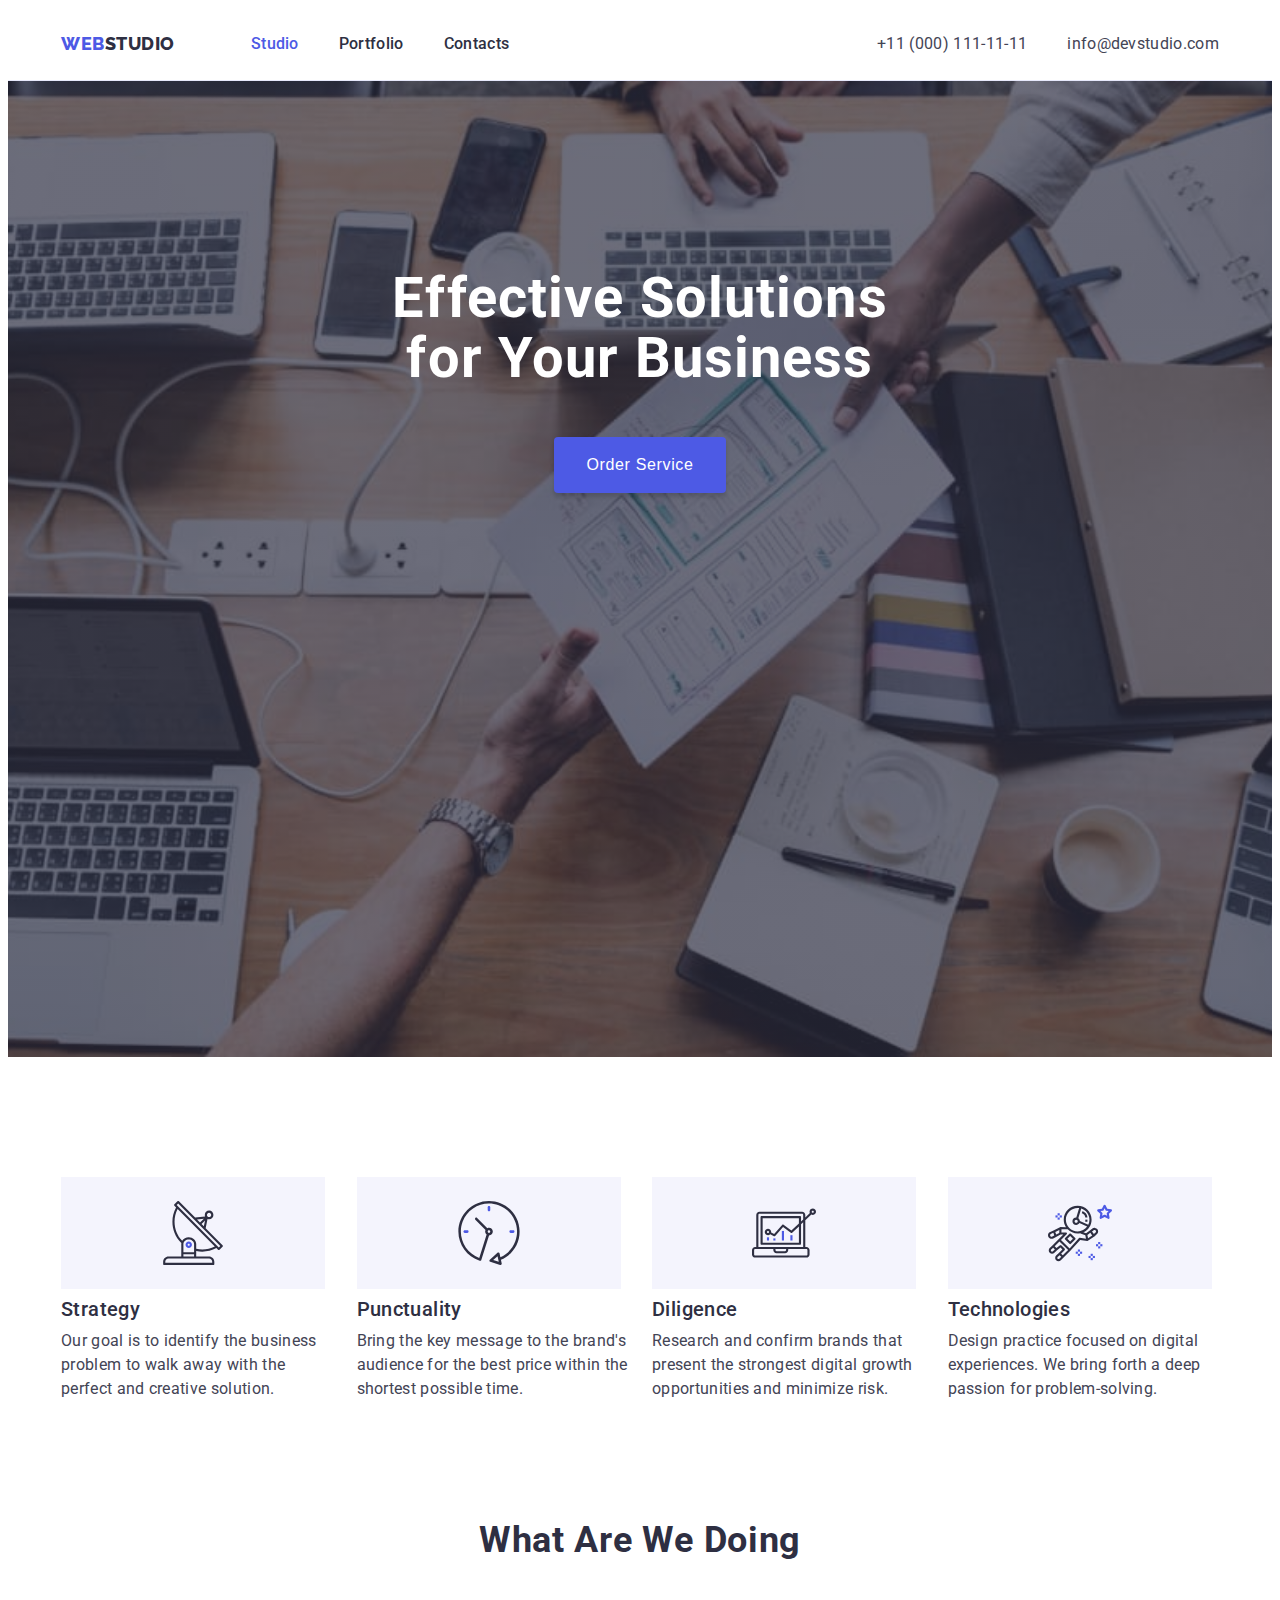
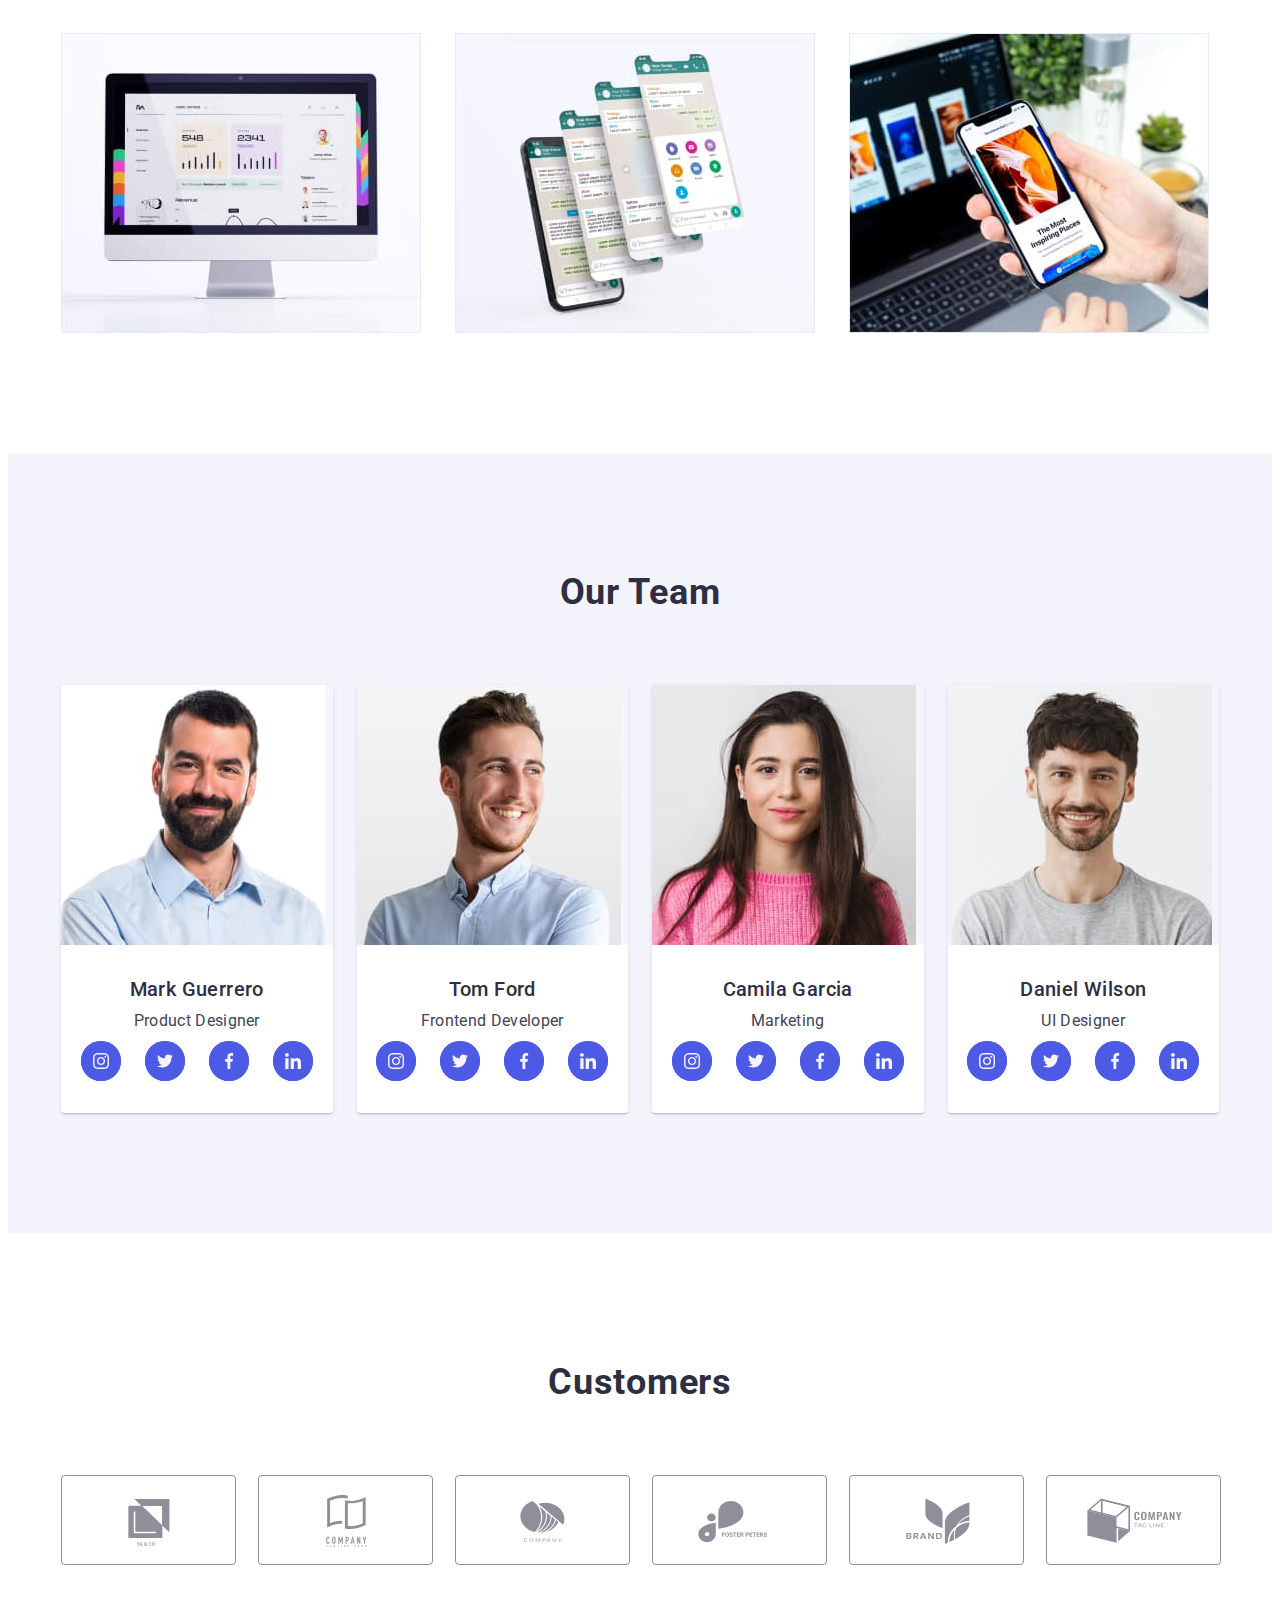
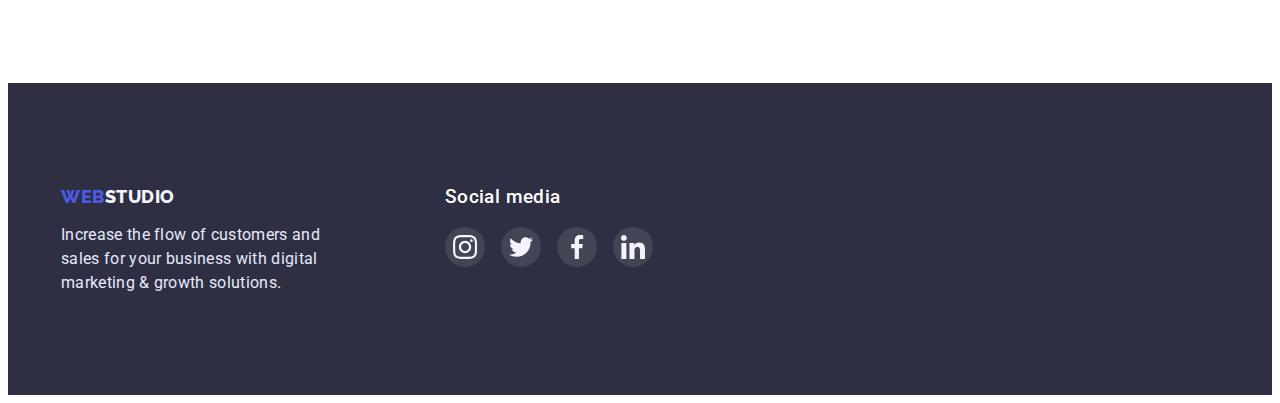
<file: index.html>
<!DOCTYPE html>
<html lang="en">
  <head>
    <meta charset="UTF-8" />
    <meta http-equiv="X-UA-Compatible" content="IE=edge" />
    <meta name="viewport" content="width=device-width, initial-scale=1.0" />
    <title>WebStudio</title>
    <link rel="preconnect" href="https://fonts.googleapis.com" />
    <link rel="preconnect" href="https://fonts.gstatic.com" crossorigin />
    <link
      href="https://fonts.googleapis.com/css2?family=Raleway:wght@800&family=Roboto:wght@400;500;700;900&display=swap"
      rel="stylesheet"
    />
    <link
      rel="stylesheet"
      href="https://cdnjs.cloudflare.com/ajax/libs/modern-normalize/1.1.0/modern-normalize.min.css"
      integrity="sha512-wpPYUAdjBVSE4KJnH1VR1HeZfpl1ub8YT/NKx4PuQ5NmX2tKuGu6U/JRp5y+Y8XG2tV+wKQpNHVUX03MfMFn9Q=="
      crossorigin="anonymous"
      referrerpolicy="no-referrer"
    />
    <link rel="stylesheet" href="./css/styles.css" />
  </head>
  <body>
    <!-- HEADER -->
    <header class="header">
      <div class="header-nav container">
        <nav class="navigation">
          <a class="logo" href="./index.html"><span class="logo-accent">Web</span>Studio</a>
          <ul class="list nav-list">
            <li class="list-item nav-item">
              <a class="link nav-link current" href="./index.html">Studio</a>
            </li>
            <li class="list-item nav-item">
              <a class="link nav-link" href="./portfolio.html">Portfolio</a>
            </li>
            <li class="list-item nav-item"><a class="link nav-link" href="">Contacts</a></li>
          </ul>
        </nav>
        <address class="address">
          <ul class="list address-list">
            <li class="list-item address-item">
              <a class="link address-link" href="tel:+110001111111">+11 (000) 111-11-11</a>
            </li>
            <li class="list-item address-item">
              <a class="link address-link" href="mailto:info@devstudio.com">info@devstudio.com</a>
            </li>
          </ul>
        </address>
      </div>
    </header>
    <main>
      <!-- HERO -->
      <section class="hero overlay">
        <h1 class="hero-title">Effective Solutions for Your Business</h1>
        <button type="button" class="btn hero-btn">Order Service</button>
      </section>
      <!-- PREFERENCES -->
      <section class="section preferences">
        <div class="container">
          <h2 class="section-title visually-hidden">Our preferences</h2>
          <ul class="list preferences-list">
            <li class="list-item">
              <div class="preferences-item">
                <svg class="preferences-icon">
                  <use href="./images/icons.svg#icon-antenna"></use>
                </svg>
              </div>
              <h3 class="section-item-title">Strategy</h3>
              <p class="section-text">
                Our goal is to identify the business problem to walk away with the perfect and
                creative solution.
              </p>
            </li>
            <li class="list-item">
              <div class="preferences-item">
                <svg class="preferences-icon">
                  <use href="./images/icons.svg#icon-clock"></use>
                </svg>
              </div>
              <h3 class="section-item-title">Punctuality</h3>
              <p class="section-text">
                Bring the key message to the brand's audience for the best price within the shortest
                possible time.
              </p>
            </li>
            <li class="list-item">
              <div class="preferences-item">
                <svg class="preferences-icon">
                  <use href="./images/icons.svg#icon-diagram"></use>
                </svg>
              </div>
              <h3 class="section-item-title">Diligence</h3>
              <p class="section-text">
                Research and confirm brands that present the strongest digital growth opportunities
                and minimize risk.
              </p>
            </li>
            <li class="list-item">
              <div class="preferences-item">
                <svg class="preferences-icon">
                  <use href="./images/icons.svg#icon-astronaut"></use>
                </svg>
              </div>
              <h3 class="section-item-title">Technologies</h3>
              <p class="section-text">
                Design practice focused on digital experiences. We bring forth a deep passion for
                problem-solving.
              </p>
            </li>
          </ul>
        </div>
      </section>
      <!-- WORKS -->
      <section class="section works">
        <div class="container">
          <h2 class="section-title">What are we doing</h2>
          <ul class="list works-list">
            <li class="list-item">
              <img
                src="./images/examples-of-work1.jpg"
                alt="examples-of-work"
                width="360"
                height="300"
              />
            </li>
            <li class="list-item">
              <img
                src="./images/examples-of-work2.jpg"
                alt="examples-of-work"
                width="360"
                height="300"
              />
            </li>
            <li class="list-item">
              <img
                src="./images/examples-of-work3.jpg"
                alt="examples-of-work"
                width="360"
                height="300"
              />
            </li>
          </ul>
        </div>
      </section>
      <!-- OUR TEAM -->
      <section class="section section-accent">
        <div class="container">
          <h2 class="section-title">Our Team</h2>
          <ul class="list team-list">
            <li class="list-item">
              <article class="team-card">
                <div class="team-card-thumb">
                  <img src="./images/mark-guerrero.jpg" alt="employee" width="264" height="260" />
                </div>
                <div class="team-list-field">
                  <h3 class="section-item-title">Mark Guerrero</h3>
                  <p class="section-text">Product Designer</p>
                  <ul class="team-social-list">
                    <li class="team-social-item">
                      <a href="#" class="team-social-link" aria-label="Instagram">
                        <svg class="team-social-icon">
                          <use href="./images/icons.svg#icon-instagram"></use></svg
                      ></a>
                    </li>
                    <li class="team-social-item">
                      <a href="#" class="team-social-link" aria-label="Twitter">
                        <svg class="team-social-icon">
                          <use href="./images/icons.svg#icon-twitter"></use></svg
                      ></a>
                    </li>
                    <li class="team-social-item">
                      <a href="#" class="team-social-link" aria-label="Facebook">
                        <svg class="team-social-icon">
                          <use href="./images/icons.svg#icon-facebook"></use></svg
                      ></a>
                    </li>
                    <li class="team-social-item">
                      <a href="#" class="team-social-link" aria-label="Linkedin">
                        <svg class="team-social-icon">
                          <use href="./images/icons.svg#icon-linkedin"></use></svg
                      ></a>
                    </li>
                  </ul>
                </div>
              </article>
            </li>
            <li class="list-item">
              <article class="team-card">
                <div class="team-card-thumb">
                  <img src="./images/tom-ford.jpg" alt="employee" width="264" height="260" />
                </div>
                <div class="team-list-field">
                  <h3 class="section-item-title">Tom Ford</h3>
                  <p class="section-text">Frontend Developer</p>
                  <ul class="team-social-list">
                    <li class="team-social-item">
                      <a href="#" class="team-social-link" aria-label="Instagram"
                        ><svg class="team-social-icon">
                          <use href="./images/icons.svg#icon-instagram"></use></svg
                      ></a>
                    </li>
                    <li class="team-social-item">
                      <a href="#" class="team-social-link" aria-label="Twitter"
                        ><svg class="team-social-icon">
                          <use href="./images/icons.svg#icon-twitter"></use></svg
                      ></a>
                    </li>
                    <li class="team-social-item">
                      <a href="#" class="team-social-link" aria-label="Facebook"
                        ><svg class="team-social-icon">
                          <use href="./images/icons.svg#icon-facebook"></use></svg
                      ></a>
                    </li>
                    <li class="team-social-item">
                      <a href="#" class="team-social-link" aria-label="Linkedin"
                        ><svg class="team-social-icon">
                          <use href="./images/icons.svg#icon-linkedin"></use></svg
                      ></a>
                    </li>
                  </ul>
                </div>
              </article>
            </li>
            <li class="list-item">
              <article class="team-card">
                <div class="team-card-thumb">
                  <img src="./images/camila-garcia.jpg" alt="employee" width="264" height="260" />
                </div>
                <div class="team-list-field">
                  <h3 class="section-item-title">Camila Garcia</h3>
                  <p class="section-text">Marketing</p>
                  <ul class="team-social-list">
                    <li class="team-social-item">
                      <a href="#" class="team-social-link" aria-label="Instagram"
                        ><svg class="team-social-icon">
                          <use href="./images/icons.svg#icon-instagram"></use></svg
                      ></a>
                    </li>
                    <li class="team-social-item">
                      <a href="#" class="team-social-link" aria-label="Twitter"
                        ><svg class="team-social-icon">
                          <use href="./images/icons.svg#icon-twitter"></use></svg
                      ></a>
                    </li>
                    <li class="team-social-item">
                      <a href="#" class="team-social-link" aria-label="Facebook"
                        ><svg class="team-social-icon">
                          <use href="./images/icons.svg#icon-facebook"></use></svg
                      ></a>
                    </li>
                    <li class="team-social-item">
                      <a href="#" class="team-social-link" aria-label="Linkedin"
                        ><svg class="team-social-icon">
                          <use href="./images/icons.svg#icon-linkedin"></use></svg
                      ></a>
                    </li>
                  </ul>
                </div>
              </article>
            </li>
            <li class="list-item">
              <article class="team-card">
                <div class="team-card-thumb">
                  <img src="./images/daniel-wilson.jpg" alt="employee" width="264" height="260" />
                </div>
                <div class="team-list-field">
                  <h3 class="section-item-title">Daniel Wilson</h3>
                  <p class="section-text">UI Designer</p>
                  <ul class="team-social-list">
                    <li class="team-social-item">
                      <a href="#" class="team-social-link" aria-label="Instagram"
                        ><svg class="team-social-icon">
                          <use href="./images/icons.svg#icon-instagram"></use></svg
                      ></a>
                    </li>
                    <li class="team-social-item">
                      <a href="#" class="team-social-link" aria-label="Twitter"
                        ><svg class="team-social-icon">
                          <use href="./images/icons.svg#icon-twitter"></use></svg
                      ></a>
                    </li>
                    <li class="team-social-item">
                      <a href="#" class="team-social-link" aria-label="Facebook"
                        ><svg class="team-social-icon">
                          <use href="./images/icons.svg#icon-facebook"></use></svg
                      ></a>
                    </li>
                    <li class="team-social-item">
                      <a href="#" class="team-social-link" aria-label="Linkedin"
                        ><svg class="team-social-icon">
                          <use href="./images/icons.svg#icon-linkedin"></use></svg
                      ></a>
                    </li>
                  </ul>
                </div>
              </article>
            </li>
          </ul>
        </div>
      </section>
      <!-- CUSTOMERS -->
      <section class="section customers">
        <div class="container">
          <h2 class="section-title">Customers</h2>
          <ul class="customers-list">
            <li class="customers-item">
              <a href="#" class="customers-link">
                <svg class="customers-icon">
                  <use href="./images/icons.svg#icon-logo01"></use></svg
              ></a>
            </li>
            <li class="customers-item">
              <a href="#" class="customers-link">
                <svg class="customers-icon">
                  <use href="./images/icons.svg#icon-logo02"></use></svg
              ></a>
            </li>
            <li class="customers-item">
              <a href="#" class="customers-link">
                <svg class="customers-icon">
                  <use href="./images/icons.svg#icon-logo03"></use></svg
              ></a>
            </li>
            <li class="customers-item">
              <a href="#" class="customers-link">
                <svg class="customers-icon">
                  <use href="./images/icons.svg#icon-logo04"></use></svg
              ></a>
            </li>
            <li class="customers-item">
              <a href="#" class="customers-link">
                <svg class="customers-icon">
                  <use href="./images/icons.svg#icon-logo05"></use></svg
              ></a>
            </li>
            <li class="customers-item">
              <a href="#" class="customers-link">
                <svg class="customers-icon">
                  <use href="./images/icons.svg#icon-logo06"></use></svg
              ></a>
            </li>
          </ul>
        </div>
      </section>
    </main>
    <!-- FOOTER -->
    <footer class="footer">
      <div class="container footer-content">
        <div class="footer-info">
          <a class="logo footer-logo" href="./index.html">
            <span class="logo-accent">Web</span>Studio</a
          >
          <p class="footer-text">
            Increase the flow of customers and sales for your business with digital marketing &
            growth solutions.
          </p>
        </div>
        <div class="footer-social">
          <h3 class="footer-social-title">Social media</h3>
          <ul class="footer-social-list">
            <li class="footer-social-item">
              <a href="#" class="footer-social-link" aria-label="Instagram">
                <svg class="footer-social-icon">
                  <use href="./images/icons.svg#icon-instagram-footer"></use>
                </svg>
              </a>
            </li>
            <li class="footer-social-item">
              <a href="#" class="footer-social-link" aria-label="Twitter">
                <svg class="footer-social-icon">
                  <use href="./images/icons.svg#icon-twitter-footer"></use>
                </svg>
              </a>
            </li>
            <li class="footer-social-item">
              <a href="#" class="footer-social-link" aria-label="Facebook">
                <svg class="footer-social-icon">
                  <use href="./images/icons.svg#icon-facebook-footer"></use>
                </svg>
              </a>
            </li>
            <li class="footer-social-item">
              <a href="#" class="footer-social-link" aria-label="Linkedin">
                <svg class="footer-social-icon">
                  <use href="./images/icons.svg#icon-linkedin-footer"></use>
                </svg>
              </a>
            </li>
          </ul>
        </div>
      </div>
    </footer>
  </body>
</html>
</file>
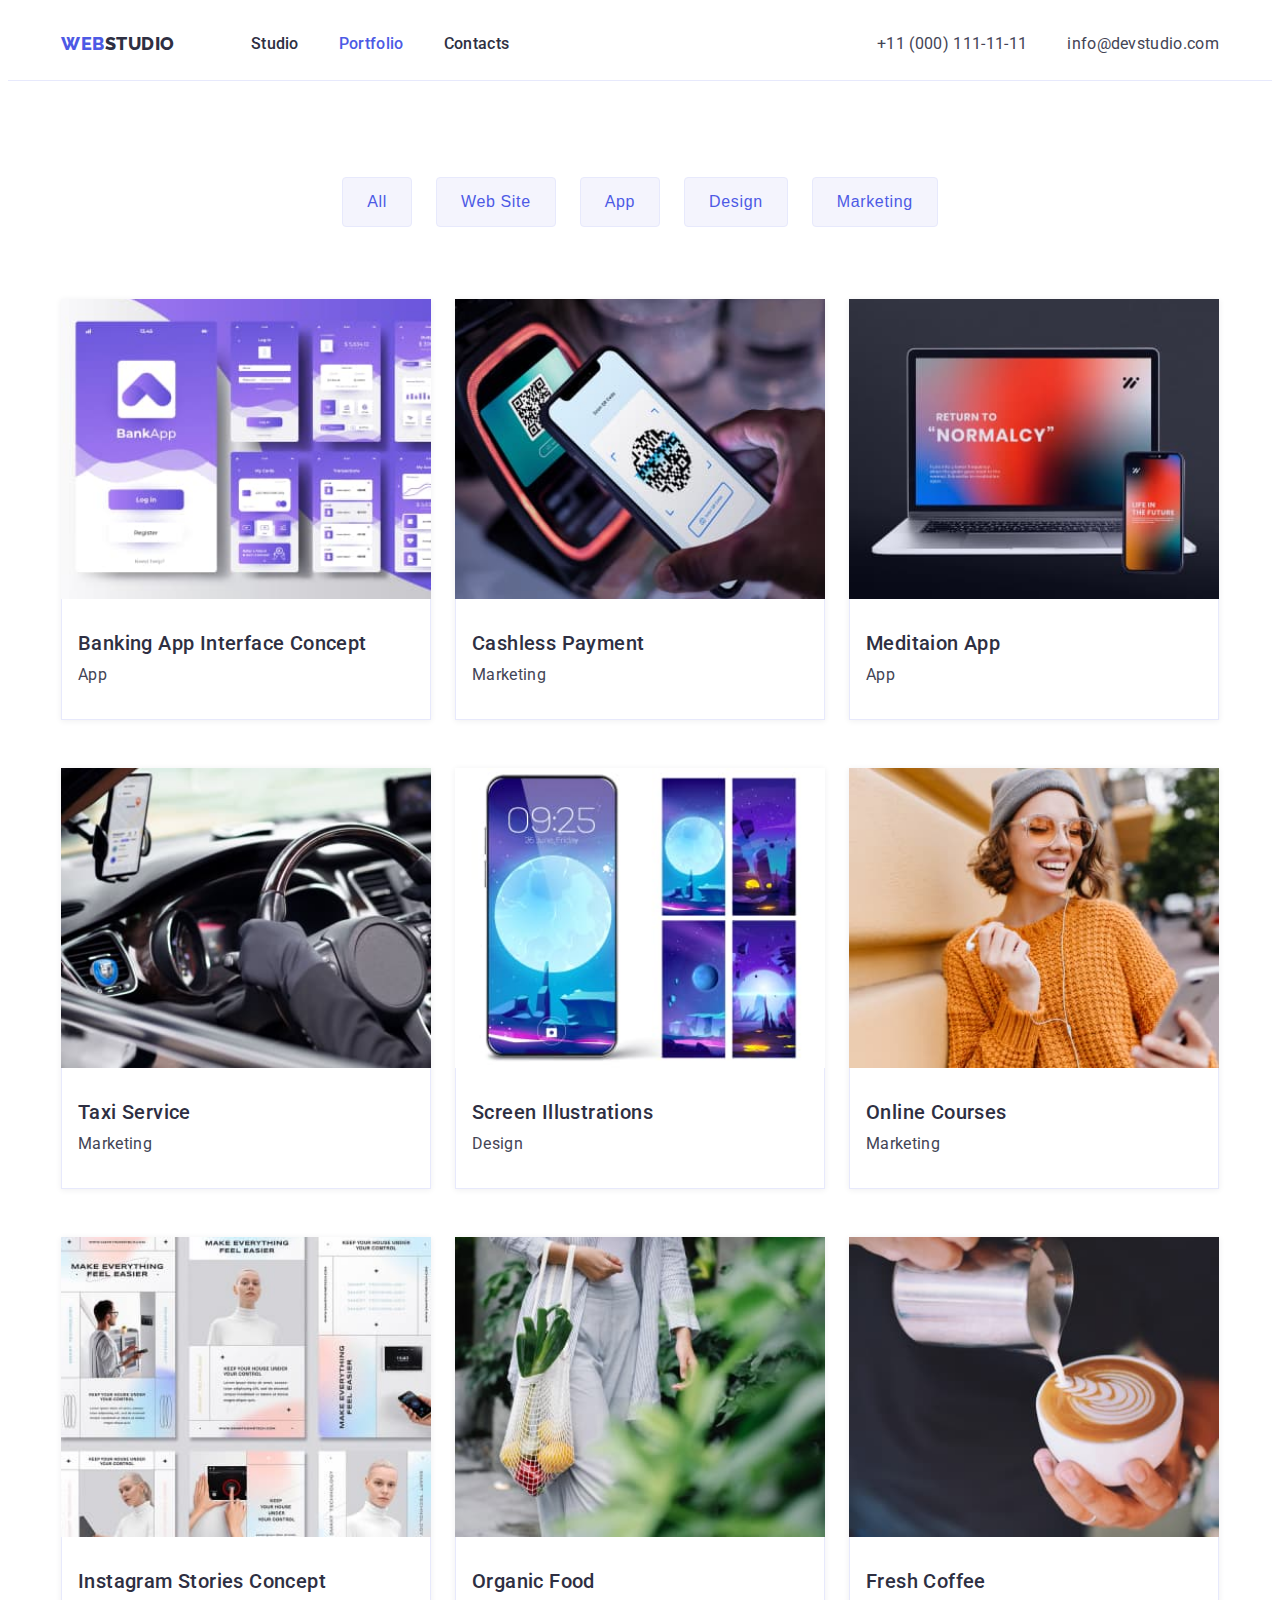
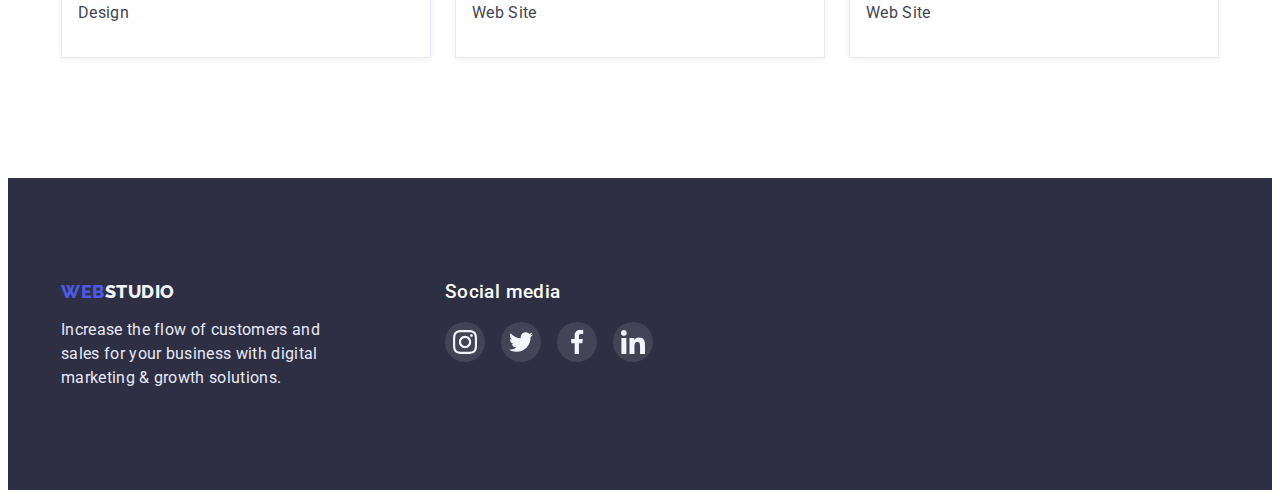
<file: portfolio.html>
<!DOCTYPE html>
<html lang="en">
  <head>
    <meta charset="UTF-8" />
    <meta http-equiv="X-UA-Compatible" content="IE=edge" />
    <meta name="viewport" content="width=device-width, initial-scale=1.0" />
    <title>Portfolio</title>
    <link rel="preconnect" href="https://fonts.googleapis.com" />
    <link rel="preconnect" href="https://fonts.gstatic.com" crossorigin />
    <link
      href="https://fonts.googleapis.com/css2?family=Raleway:wght@800&family=Roboto:wght@400;500;700;900&display=swap"
      rel="stylesheet"
    />
    <link
      rel="stylesheet"
      href="https://cdnjs.cloudflare.com/ajax/libs/modern-normalize/1.1.0/modern-normalize.min.css"
      integrity="sha512-wpPYUAdjBVSE4KJnH1VR1HeZfpl1ub8YT/NKx4PuQ5NmX2tKuGu6U/JRp5y+Y8XG2tV+wKQpNHVUX03MfMFn9Q=="
      crossorigin="anonymous"
      referrerpolicy="no-referrer"
    />
    <link rel="stylesheet" href="./css/styles.css" />
  </head>
  <body>
    <!-- HEADER -->
    <header class="header">
      <div class="header-nav container">
        <nav class="navigation">
          <a class="logo" href="./index.html"><span class="logo-accent">Web</span>Studio</a>
          <ul class="list nav-list">
            <li class="list-item nav-item">
              <a class="link nav-link" href="./index.html">Studio</a>
            </li>
            <li class="list-item nav-item">
              <a class="link nav-link current" href="./portfolio.html">Portfolio</a>
            </li>
            <li class="list-item nav-item"><a class="link nav-link" href="">Contacts</a></li>
          </ul>
        </nav>
        <address class="address">
          <ul class="list address-list">
            <li class="list-item address-item">
              <a class="link address-link" href="tel:+110001111111">+11 (000) 111-11-11</a>
            </li>
            <li class="list-item address-item">
              <a class="link address-link" href="mailto:info@devstudio.com">info@devstudio.com</a>
            </li>
          </ul>
        </address>
      </div>
    </header>
    <main>
      <!-- GALLERY -->
      <section class="section gallery">
        <div class="container">
          <h1 class="visually-hidden">Portfolio</h1>
          <ul class="list filter">
            <li class="list-item"><button type="button" class="btn filter-btn">All</button></li>
            <li class="list-item">
              <button type="button" class="btn filter-btn">Web Site</button>
            </li>
            <li class="list-item"><button type="button" class="btn filter-btn">App</button></li>
            <li class="list-item"><button type="button" class="btn filter-btn">Design</button></li>
            <li class="list-item">
              <button type="button" class="btn filter-btn">Marketing</button>
            </li>
          </ul>
          <h2 class="section-title visually-hidden">Gallery</h2>
          <ul class="list gallery-list">
            <li class="list-item">
              <a href="#" class="link gallery-link">
                <article class="card">
                  <div class="card-thumb">
                    <img
                      src="./images/banking-app.jpg"
                      alt="Examples of work"
                      width="360"
                      height="300"
                    />
                  </div>
                  <div class="gallery-list-field">
                    <h3 class="section-item-title">Banking App Interface Concept</h3>
                    <p class="section-text">App</p>
                  </div>
                </article>
              </a>
            </li>
            <li class="list-item">
              <a href="#" class="link gallery-link">
                <article class="card">
                  <div class="card-thumb">
                    <img
                      src="./images/cashless-payment.jpg"
                      alt="Examples of work"
                      width="360"
                      height="300"
                    />
                  </div>
                  <div class="gallery-list-field">
                    <h3 class="section-item-title">Cashless Payment</h3>
                    <p class="section-text">Marketing</p>
                  </div>
                </article>
              </a>
            </li>
            <li class="list-item">
              <a href="#" class="link gallery-link">
                <article class="card">
                  <div class="card-thumb">
                    <img
                      src="./images/meditaion-app.jpg"
                      alt="Examples of work"
                      width="360"
                      height="300"
                    />
                  </div>
                  <div class="gallery-list-field">
                    <h3 class="section-item-title">Meditaion App</h3>
                    <p class="section-text">App</p>
                  </div>
                </article>
              </a>
            </li>
            <li class="list-item">
              <a href="#" class="link gallery-link">
                <article class="card">
                  <div class="card-thumb">
                    <img
                      src="./images/taxi-service.jpg"
                      alt="Examples of work"
                      width="360"
                      height="300"
                    />
                  </div>
                  <div class="gallery-list-field">
                    <h3 class="section-item-title">Taxi Service</h3>
                    <p class="section-text">Marketing</p>
                  </div>
                </article>
              </a>
            </li>
            <li class="list-item">
              <a href="#" class="link gallery-link">
                <article class="card">
                  <div class="card-thumb">
                    <img
                      src="./images/screen-illustrations.jpg"
                      alt="Examples of work"
                      width="360"
                      height="300"
                    />
                  </div>
                  <div class="gallery-list-field">
                    <h3 class="section-item-title">Screen Illustrations</h3>
                    <p class="section-text">Design</p>
                  </div>
                </article>
              </a>
            </li>
            <li class="list-item">
              <a href="#" class="link gallery-link">
                <article class="card">
                  <div class="card-thumb">
                    <img
                      src="./images/online-courses.jpg"
                      alt="Examples of work"
                      width="360"
                      height="300"
                    />
                  </div>
                  <div class="gallery-list-field">
                    <h3 class="section-item-title">Online Courses</h3>
                    <p class="section-text">Marketing</p>
                  </div>
                </article>
              </a>
            </li>
            <li class="list-item">
              <a href="#" class="link gallery-link">
                <article class="card">
                  <div class="card-thumb">
                    <img
                      src="./images/instagram-stories-concept.jpg"
                      alt="Examples of work"
                      width="360"
                      height="300"
                    />
                  </div>
                  <div class="gallery-list-field">
                    <h3 class="section-item-title">Instagram Stories Concept</h3>
                    <p class="section-text">Design</p>
                  </div>
                </article>
              </a>
            </li>
            <li class="list-item">
              <a href="#" class="link gallery-link">
                <article class="card">
                  <div class="card-thumb">
                    <img
                      src="./images/organic-food.jpg"
                      alt="Examples of work"
                      width="360"
                      height="300"
                    />
                  </div>
                  <div class="gallery-list-field">
                    <h3 class="section-item-title">Organic Food</h3>
                    <p class="section-text">Web Site</p>
                  </div>
                </article>
              </a>
            </li>
            <li class="list-item">
              <a href="#" class="link gallery-link">
                <article class="card">
                  <div class="card-thumb">
                    <img
                      src="./images/fresh-coffee.jpg"
                      alt="Examples of work"
                      width="360"
                      height="300"
                    />
                  </div>
                  <div class="gallery-list-field">
                    <h3 class="section-item-title">Fresh Coffee</h3>
                    <p class="section-text">Web Site</p>
                  </div>
                </article>
              </a>
            </li>
          </ul>
        </div>
      </section>
    </main>
    <!-- FOOTER -->
    <footer class="footer">
      <div class="container footer-content">
        <div class="footer-info">
          <a class="logo footer-logo" href="./index.html">
            <span class="logo-accent">Web</span>Studio</a
          >
          <p class="footer-text">
            Increase the flow of customers and sales for your business with digital marketing &
            growth solutions.
          </p>
        </div>
        <div class="footer-social">
          <h3 class="footer-social-title">Social media</h3>
          <ul class="footer-social-list">
            <li class="footer-social-item">
              <a href="#" class="footer-social-link" aria-label="Instagram">
                <svg class="footer-social-icon">
                  <use href="./images/icons.svg#icon-instagram-footer"></use>
                </svg>
              </a>
            </li>
            <li class="footer-social-item">
              <a href="#" class="footer-social-link" aria-label="Twitter">
                <svg class="footer-social-icon">
                  <use href="./images/icons.svg#icon-twitter-footer"></use>
                </svg>
              </a>
            </li>
            <li class="footer-social-item">
              <a href="#" class="footer-social-link" aria-label="Facebook">
                <svg class="footer-social-icon">
                  <use href="./images/icons.svg#icon-facebook-footer"></use>
                </svg>
              </a>
            </li>
            <li class="footer-social-item">
              <a href="#" class="footer-social-link" aria-label="Linkedin">
                <svg class="footer-social-icon">
                  <use href="./images/icons.svg#icon-linkedin-footer"></use>
                </svg>
              </a>
            </li>
          </ul>
        </div>
      </div>
    </footer>
  </body>
</html>
</file>
<file: css/styles.css>
:root {
  --primary-brand-color: #4d5ae5;
  --pressed-state-color: #404bbf;
  --dark-color: #2e2f42;
  --success-color: #31d0aa;
  --body-text-color: #434455;
  --subtle-text-color: #8e8f99;
  --accent-color: #e7e9fc;
  --light-color: #f4f4fd;
  --modal-overlay-color: #2e2f42;
  --hero-background-color: #2e2f42;
  --additional-text-color: #ffffff;
  --main-background-color: #ffffff;
  --card-column-gap: 24px;
  --card-row-gap: 48px;
  --gradient: linear-gradient(rgba(46, 47, 66, 0.7), rgba(46, 47, 66, 0.7));
}

body {
  font-family: 'Roboto', sans-serif;
  font-size: 16px;
  color: var(--body-text-color);
}
img {
  display: block;
}
h1,
h2,
h3,
h4,
h5,
h6,
p {
  margin-top: 0;
  margin-bottom: 0;
}
ul,
ol {
  list-style: none;
  margin-top: 0;
  margin-bottom: 0;
  padding-left: 0;
}

/* Utilities*/

.container {
  max-width: 1158px;
  margin-left: auto;
  margin-right: auto;
  padding-right: 15px;
  padding-left: 15px;
}
.visually-hidden {
  position: absolute;
  white-space: nowrap;
  width: 1px;
  height: 1px;
  overflow: hidden;
  border: 0;
  padding: 0;
  clip: rect(0 0 0 0);
  clip-path: inset(50%);
  margin: -1px;
}
.btn {
  cursor: pointer;
}
.link {
  text-decoration: none;
  color: inherit;
}
.section {
  padding-top: 120px;
  padding-bottom: 120px;
}

/* Header */

.nav-link.current {
  color: var(--primary-brand-color);
}
.nav-link:is(:hover, :focus) {
  color: var(--primary-brand-color);
}
.address-link:is(:hover, :focus) {
  color: var(--primary-brand-color);
}
.header {
  border-bottom: 1px solid var(--accent-color);
}
.header-nav {
  display: flex;
  align-items: center;
}
.navigation {
  display: flex;
  align-items: center;
}
.logo {
  margin-right: 76px;
  font-family: 'Raleway', sans-serif;
  font-weight: 800;
  font-size: 18px;
  line-height: 1.17;
  letter-spacing: 0.03em;
  text-transform: uppercase;
  text-decoration: none;
  color: var(--dark-color);
}
.logo-accent {
  color: var(--primary-brand-color);
}
.nav-list {
  display: flex;
}
.nav-item:not(:last-child) {
  margin-right: 40px;
}
.nav-link {
  display: block;
  padding-top: 24px;
  padding-bottom: 24px;
  font-weight: 500;
  line-height: 1.5;
  letter-spacing: 0.02em;
  color: var(--dark-color);
}
.nav-link.current {
  color: var(--primary-brand-color);
}
.address {
  display: flex;
  margin-left: auto;
}
.address-list {
  display: flex;
  gap: 40px;
}
.address-link {
  font-style: normal;
  line-height: 1.5;
  letter-spacing: 0.02em;
  color: var(--body-text-color);
}

/* Hero */

.hero {
  padding-top: 188px;
  padding-bottom: 188px;
  text-align: center;
}
.hero.overlay {
  max-width: 1440px;
  min-height: 600px;
  margin: 0 auto;
  background-color: var(--dark-color);
  background-image: var(--gradient), url(../images/people-office.jpg);
  background-repeat: no-repeat;
  background-position: center;
  background-size: cover;
}
.hero-title {
  max-width: 496px;
  margin-right: auto;
  margin-left: auto;
  margin-bottom: 48px;
  font-weight: 700;
  font-size: 56px;
  line-height: 1.07;
  letter-spacing: 0.02em;
  color: var(--additional-text-color);
}
.hero-btn {
  min-width: 169px;
  padding-top: 16px;
  padding-right: 32px;
  padding-bottom: 16px;
  padding-left: 32px;
  border: none;
  border-radius: 4px;
  font-weight: 500;
  font-size: 16px;
  line-height: 1.5;
  letter-spacing: 0.04em;
  color: var(--additional-text-color);
  background-color: var(--primary-brand-color);
  box-shadow: 0px 4px 4px rgba(0, 0, 0, 0.15);
}
.hero-btn:hover,
.hero-btn:focus {
  color: var(--additional-text-color);
  background-color: var(--pressed-state-color);
}

/* Sections */

.section-title {
  margin-bottom: 72px;
  font-weight: 700;
  font-size: 36px;
  line-height: 1.11;
  letter-spacing: 0.02em;
  text-align: center;
  text-transform: capitalize;
  color: var(--dark-color);
}
.section-item-title {
  margin-bottom: 8px;
  font-weight: 500;
  font-size: 20px;
  line-height: 1.2;
  letter-spacing: 0.02em;
  color: var(--dark-color);
}
.section-text {
  line-height: 1.5;
  letter-spacing: 0.02em;
}
.section-accent {
  background-color: var(--light-color);
}

/* Preferences */

.preferences-list {
  display: flex;
  flex-wrap: wrap;
  column-gap: var(--card-column-gap);
}
.preferences-list > .list-item {
  flex-basis: calc((100% - 72px) / 4);
}
.preferences-item {
  display: flex;
  width: 264px;
  height: 112px;
  justify-content: center;
  align-items: center;
  background-color: var(--light-color);
  margin-bottom: 8px;
}
.preferences-icon {
  width: 64px;
  height: 64px;
}

/* Works */

.works {
  padding-top: 0;
}
.works-list {
  display: flex;
  flex-wrap: wrap;
  column-gap: var(--card-column-gap);
}
.works-list > .list-item {
  flex-basis: calc((100% - 48px) / 3);
  background-color: var(--main-background-color);
}

/* Our Team */

.team-list {
  display: flex;
  flex-wrap: wrap;
  column-gap: var(--card-column-gap);
}
.team-list > .list-item {
  flex-basis: calc((100% - 72px) / 4);
  border-radius: 0px 0px 4px 4px;
  box-shadow: 0px 1px 6px rgba(46, 47, 66, 0.08), 0px 1px 1px rgba(46, 47, 66, 0.16),
    0px 2px 1px rgba(46, 47, 66, 0.08);
}
.team-list-field {
  padding-top: 32px;
  padding-bottom: 32px;
  text-align: center;
  background-color: var(--additional-text-color);
  border-radius: 0px 0px 4px 4px;
}
.team-list-field .section-text {
  margin-bottom: 8px;
}
.team-social-list {
  display: flex;
  justify-content: center;
  gap: var(--card-column-gap);
}
.team-social-item {
  width: 40px;
  height: 40px;
}
.team-social-link {
  width: 100%;
  height: 100%;
  border-radius: 50%;
  display: flex;
  justify-content: center;
  align-items: center;
  background-color: var(--primary-brand-color);
}
.team-social-icon {
  width: 40px;
  height: 40px;
  fill: var(--primary-brand-color);
}
.team-social-link:is(:hover, :focus) .team-social-icon {
  fill: var(--pressed-state-color);
}

/* Customers */

.customers {
  padding-top: 130px;
}
.customers-list {
  display: flex;
  gap: var(--card-column-gap);
}
.customers-item {
  width: calc((100% - 120px) / 6);
  height: 88px;
}
.customers-icon {
  width: 104px;
  height: 56px;
  fill: var(--subtle-text-color);
}
.customers-link {
  width: 100%;
  height: 100%;
  display: flex;
  justify-content: center;
  align-items: center;
  border: 1px solid var(--subtle-text-color);
  border-radius: 4px;
}
.customers-link:is(:hover, :focus) {
  border-color: var(--pressed-state-color);
}
.customers-link:is(:hover, :focus) .customers-icon {
  fill: var(--pressed-state-color);
}

/* Footer */

.footer {
  padding-top: 100px;
  padding-bottom: 100px;
  background-color: var(--dark-color);
}
.footer-content {
  display: flex;
  gap: 120px;
  align-items: baseline;
}
.footer-logo {
  display: inline-block;
  margin-bottom: 16px;
  color: var(--light-color);
}
.footer-text {
  max-width: 264px;
  line-height: 1.5;
  letter-spacing: 0.02em;
  color: var(--accent-color);
}
.footer-social-title {
  margin-bottom: 16px;
  font-weight: 500;
  line-height: 1.5;
  letter-spacing: 0.02em;
  color: var(--additional-text-color);
}
.footer-social-list {
  display: flex;
  justify-content: center;
  align-items: center;
  gap: 16px;
}
.footer-social-item {
  width: 40px;
  height: 40px;
  display: flex;
  justify-content: center;
  align-items: center;
}
.footer-social-link {
  width: 100%;
  height: 100%;
  display: flex;
  justify-content: center;
  align-items: center;
  background-color: rgba(255, 255, 255, 0.1);
  border-radius: 50%;
}
.footer-social-icon {
  width: 24px;
  height: 24px;
  fill: var(--light-color);
}
.footer-social-link:is(:hover, :focus) {
  background-color: var(--success-color);
}

/* PORTFOLIO  */

/* Gallery */

.gallery {
  padding-top: 96px;
}
.filter-btn {
  padding: 12px 24px;
  font-weight: 500;
  font-size: 16px;
  line-height: 1.5;
  letter-spacing: 0.04em;
  color: var(--primary-brand-color);
  background-color: var(--light-color);
  border: 1px solid var(--accent-color);
  border-radius: 4px;
}
.filter-btn:hover,
.filter-btn:focus {
  color: var(--additional-text-color);
  background-color: var(--primary-brand-color);
  border-color: var(--primary-brand-color);
  box-shadow: 0px 3px 1px rgba(0, 0, 0, 0.1), 0px 2px 1px rgba(0, 0, 0, 0.08),
    0px 2px 2px rgba(0, 0, 0, 0.12);
}
.filter {
  display: flex;
  column-gap: var(--card-column-gap);
  justify-content: center;
  align-items: center;
  margin-bottom: 72px;
}
.gallery-list {
  display: flex;
  flex-wrap: wrap;
  column-gap: var(--card-column-gap);
  row-gap: var(--card-row-gap);
}
.gallery-list > .list-item {
  flex-basis: calc((100% - 48px) / 3);
  box-shadow: 0px 1px 6px rgba(46, 47, 66, 0.08);
}
.gallery-link:is(:hover, :focus) .card {
  box-shadow: 0px 1px 6px rgba(46, 47, 66, 0.08), 0px 1px 1px rgba(46, 47, 66, 0.16),
    0px 2px 1px rgba(46, 47, 66, 0.08);
}
.gallery-list-field {
  padding-top: 32px;
  padding-right: 16px;
  padding-bottom: 32px;
  padding-left: 16px;
  border: 1px solid var(--accent-color);
  border-top: none;
  background-color: var(--additional-text-color);
}
.card-thumb {
  height: 300px;
}
.card-thumb > img {
  height: 100%;
  width: 100%;
  object-fit: cover;
}
</file>
